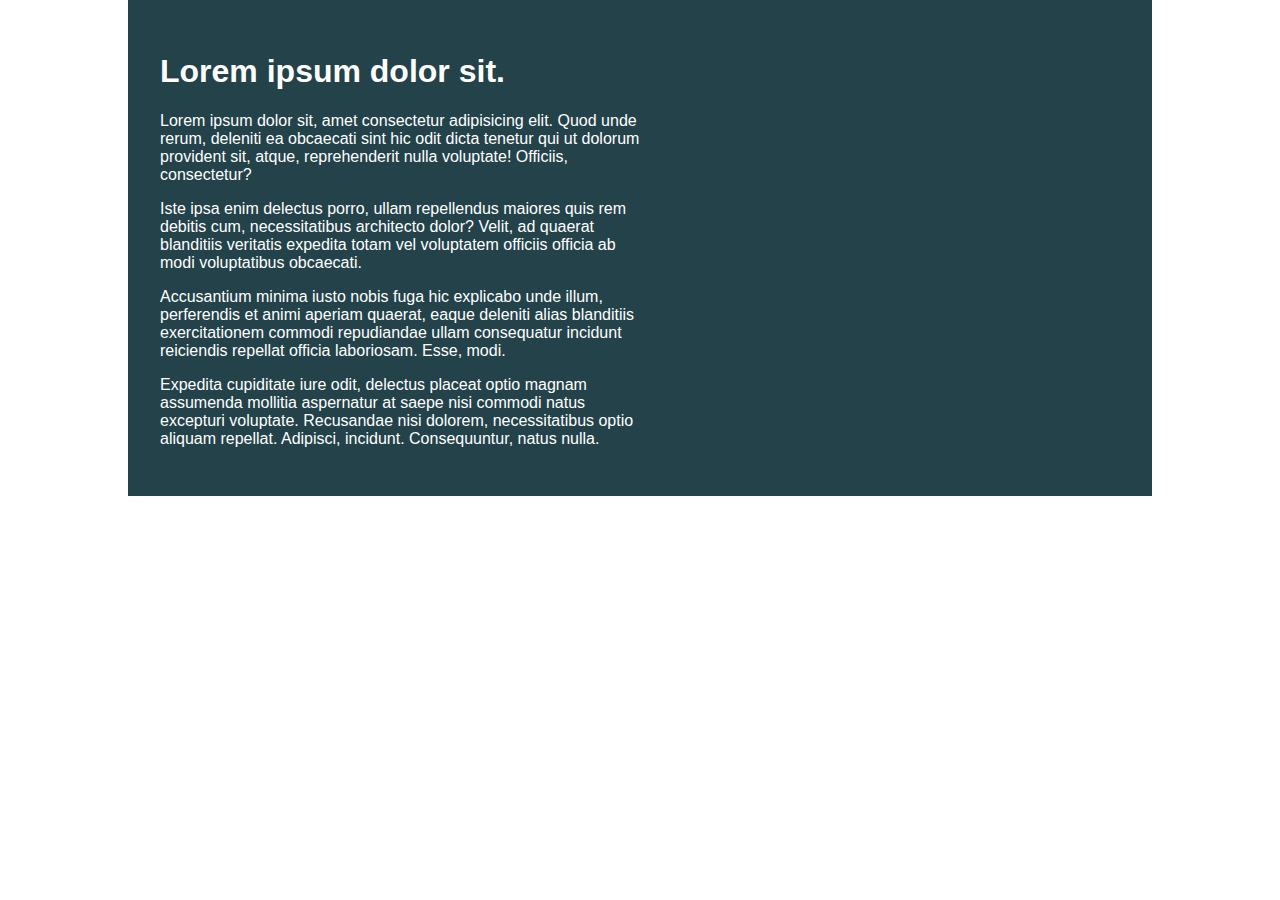
<file: challenge01/index.html>
<!DOCTYPE html>
<html lang="en">

<head>
    <meta charset="UTF-8">
    <meta name="viewport" content="width=device-width, initial-scale=1.0">
    <title>Day 01</title>

    <link rel="stylesheet" href="style.css">
</head>

<body>
    <div class="container">
        <div class="intro-content">
            <h1>Lorem ipsum dolor sit.</h1>
            <p>Lorem ipsum dolor sit, amet consectetur adipisicing elit. Quod unde rerum, deleniti ea obcaecati sint hic
                odit dicta tenetur qui ut dolorum provident sit, atque, reprehenderit nulla voluptate! Officiis,
                consectetur?</p>
            <p>Iste ipsa enim delectus porro, ullam repellendus maiores quis rem debitis cum, necessitatibus architecto
                dolor? Velit, ad quaerat blanditiis veritatis expedita totam vel voluptatem officiis officia ab modi
                voluptatibus obcaecati.</p>
            <p>Accusantium minima iusto nobis fuga hic explicabo unde illum, perferendis et animi aperiam quaerat, eaque
                deleniti alias blanditiis exercitationem commodi repudiandae ullam consequatur incidunt reiciendis
                repellat officia laboriosam. Esse, modi.</p>
            <p>Expedita cupiditate iure odit, delectus placeat optio magnam assumenda mollitia aspernatur at saepe nisi
                commodi natus excepturi voluptate. Recusandae nisi dolorem, necessitatibus optio aliquam repellat.
                Adipisci, incidunt. Consequuntur, natus nulla.</p>
        </div>
    </div>
</body>

</html>
</file>
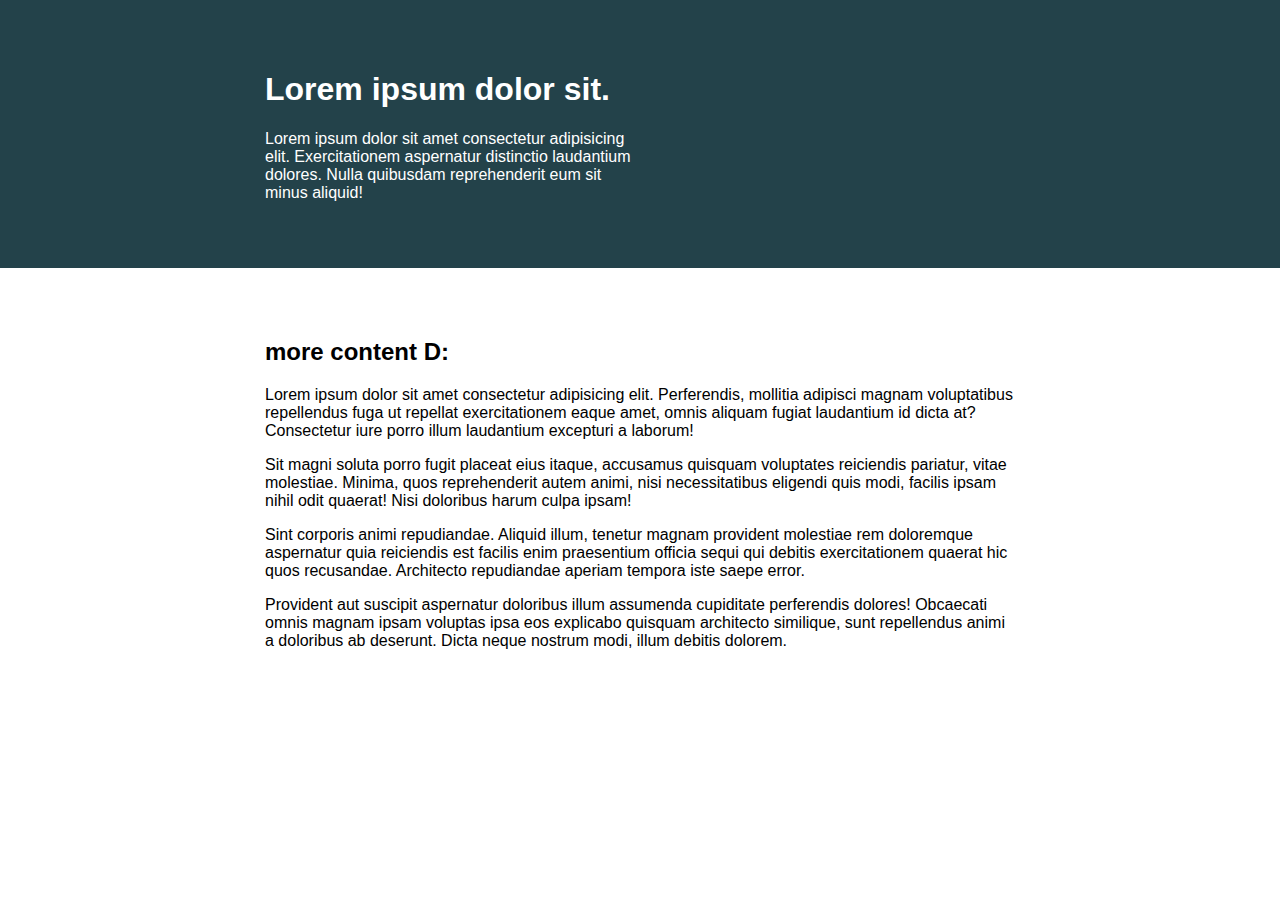
<file: challenge02/index.html>
<!DOCTYPE html>
<html lang="en">
<head> 
    <meta charset="UTF-8">
    <meta name="viewport" content="width=device-width, initial-scale=1.0">
    <title>Challenge 02</title>
 
    <link rel="stylesheet" href="style.css">
</head>
<body>

    <section class="accent-background">
        <div class="container">
            <div class="intro-content">
                <h1>Lorem ipsum dolor sit.</h1>
                <p>Lorem ipsum dolor sit amet consectetur adipisicing elit. Exercitationem aspernatur distinctio laudantium dolores. Nulla quibusdam reprehenderit eum sit minus aliquid!</p>
            </div>
        </div>
    </section>
    <section>
        <div class="container">
            <h2>more content D:</h2>
            <p>Lorem ipsum dolor sit amet consectetur adipisicing elit. Perferendis, mollitia adipisci magnam voluptatibus repellendus fuga ut repellat exercitationem eaque amet, omnis aliquam fugiat laudantium id dicta at? Consectetur iure porro illum laudantium excepturi a laborum!</p>
            <p>Sit magni soluta porro fugit placeat eius itaque, accusamus quisquam voluptates reiciendis pariatur, vitae molestiae. Minima, quos reprehenderit autem animi, nisi necessitatibus eligendi quis modi, facilis ipsam nihil odit quaerat! Nisi doloribus harum culpa ipsam!</p>
            <p>Sint corporis animi repudiandae. Aliquid illum, tenetur magnam provident molestiae rem doloremque aspernatur quia reiciendis est facilis enim praesentium officia sequi qui debitis exercitationem quaerat hic quos recusandae. Architecto repudiandae aperiam tempora iste saepe error.</p>
            <p>Provident aut suscipit aspernatur doloribus illum assumenda cupiditate perferendis dolores! Obcaecati omnis magnam ipsam voluptas ipsa eos explicabo quisquam architecto similique, sunt repellendus animi a doloribus ab deserunt. Dicta neque nostrum modi, illum debitis dolorem.</p>
        </div>
    </section>



</body>
</html>
</file>
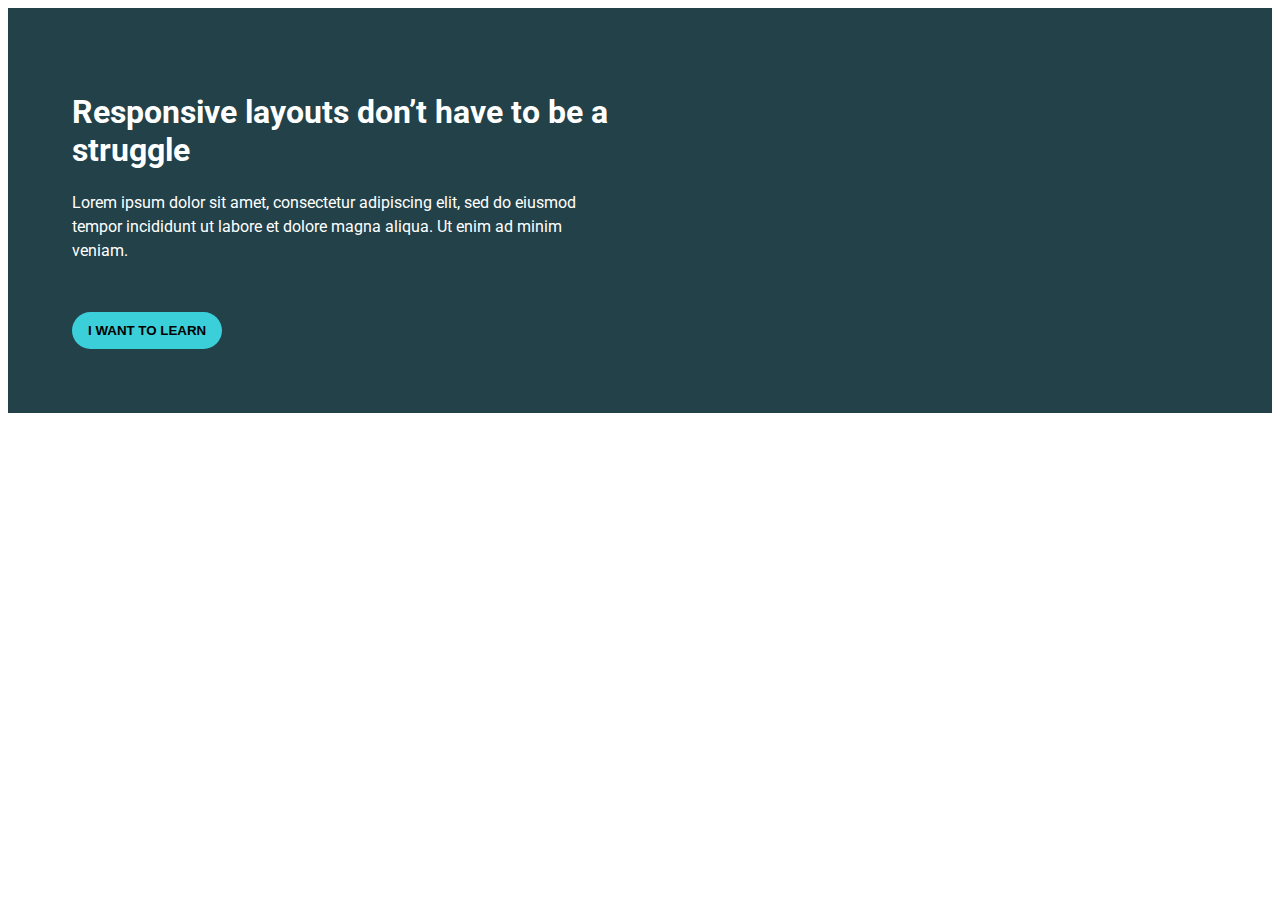
<file: challenge03/index.html>
<!DOCTYPE html>
<html lang="en">
<head>
    <meta charset="UTF-8">
    <meta http-equiv="X-UA-Compatible" content="IE=edge">
    <meta name="viewport" content="width=device-width, initial-scale=1.0">
    <link rel="stylesheet" href="style.css">
    <title>Challenge 03</title>
</head>
<body>
    <main>
        <div class="container">
            <div class="intro">
                <h1>Responsive layouts don’t have to be a struggle</h1>
                <p class="intro-text">Lorem ipsum dolor sit amet, consectetur adipiscing elit, sed do eiusmod tempor incididunt ut labore et dolore magna aliqua. Ut enim ad minim veniam.</p>
                <button class="intro-button">i want to learn</button>
            </div>
        </div>
    </main>
</body>
</html>
</file>
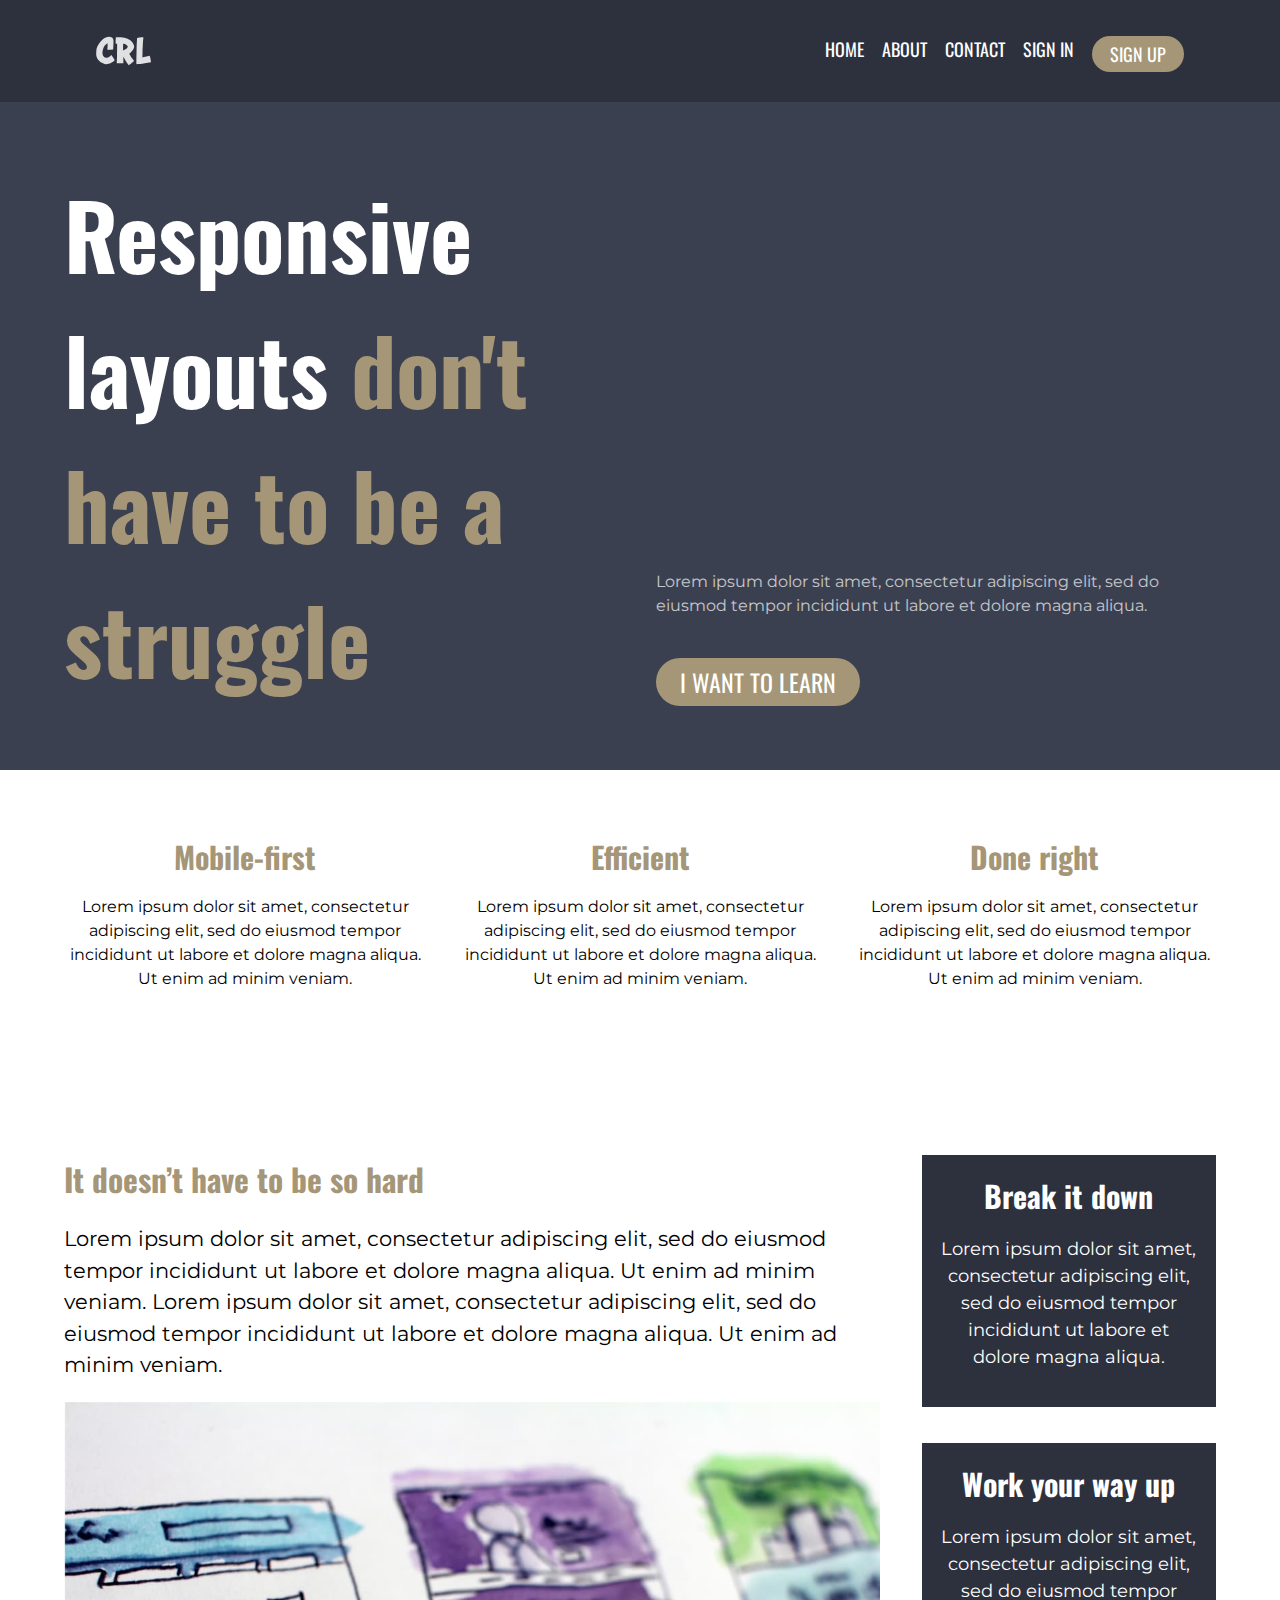
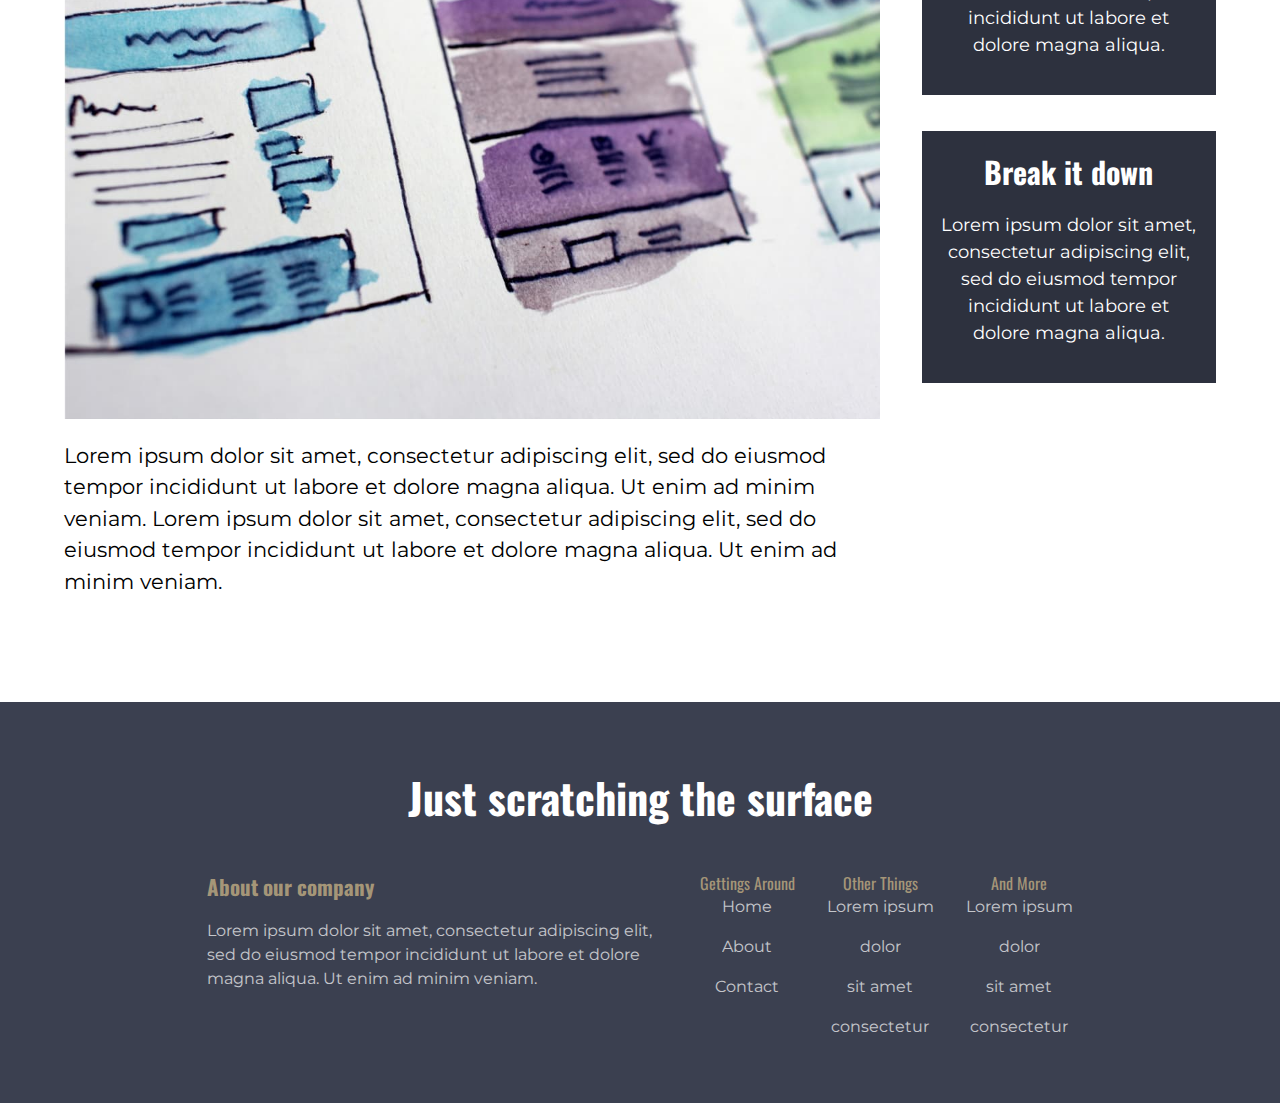
<file: final-challenge/index.html>
<!DOCTYPE html>
<html lang="en">
<head>
    <meta charset="UTF-8">
    <meta http-equiv="X-UA-Compatible" content="IE=edge">
    <meta name="viewport" content="width=device-width, initial-scale=1.0">
    <link rel="stylesheet" href="./style.css">
    <script src="./main.js" defer></script>
    <title>Final Challenge</title>
</head>
<body>
    <header class="header">
        <div class="container flex-row header__content">
            <button class="nav-toggle">
                <span class="hamburger"></span>
            </button>
            <a class="logo" href="#"><img src="./logo.svg" alt="Concurring Responsive Layouts"></a>
            <nav class="nav">
                <ul class="nav__list nav__list--primary">
                    <li class="nav__item"><a href="#" class="nav__link">Home</a></li>
                    <li class="nav__item"><a href="#" class="nav__link">About</a></li>
                    <li class="nav__item"><a href="#" class="nav__link">Contact</a></li>
                </ul>
                <ul class="nav__list nav__list--secondary">
                    <li class="nav__item"><a href="#" class="nav__link">Sign In</a></li>
                    <li class="nav__item"><a href="#" class="nav__link btn">Sign Up</a></li>
                </ul>
            </nav>
        </div>
    </header>

    <main>
        <section class="section section-one">
        <div class="container flex-row section-one__content">
                <div class="col section-one__col1"><h1 class="section-one-title">Responsive layouts <span class="accent-highlight">don't have to be a struggle</span></h1></div>
                <div class="col section-one__col2">
                    <p class="section-text section-one-text">Lorem ipsum dolor sit amet, consectetur adipiscing elit, sed do eiusmod tempor incididunt ut labore et dolore magna aliqua. </p>
                    <a href="#" class="btn section-one-btn">I Want to Learn</a>
                </div>
            </div>
        </section>

        <section class="section section-two">
            <div class="container flex-row section-two__content">
                <div class="col">
                    <h2 class="section-title section-two-title">Mobile-first</h2>
                    <p class="section-two-text">Lorem ipsum dolor sit amet, consectetur adipiscing elit, sed do eiusmod tempor incididunt ut labore et dolore magna aliqua. Ut enim ad minim veniam.</p>
                </div>
                <div class="col">
                    <h2 class="section-title section-two-title">Efficient</h2>
                    <p class="section-two-text">Lorem ipsum dolor sit amet, consectetur adipiscing elit, sed do eiusmod tempor incididunt ut labore et dolore magna aliqua. Ut enim ad minim veniam.</p>
                </div>
                <div class="col">
                    <h2 class="section-title section-two-title">Done right</h2>
                    <p class="section-two-text">Lorem ipsum dolor sit amet, consectetur adipiscing elit, sed do eiusmod tempor incididunt ut labore et dolore magna aliqua. Ut enim ad minim veniam.</p>
                </div>
            </div>
        </section>

        <section class="section section-three">
            <div class="container flex-row--section-three">
                <div class="col--section-three section-three__content">
                    <h2 class="section-three-title">It doesn’t have to be so hard</h2>
                    <p class="section-text">Lorem ipsum dolor sit amet, consectetur adipiscing elit, sed do eiusmod tempor incididunt ut labore et dolore magna aliqua. Ut enim ad minim veniam. Lorem ipsum dolor sit amet, consectetur adipiscing elit, sed do eiusmod tempor incididunt ut labore et dolore magna aliqua. Ut enim ad minim veniam.</p>
                    <div><img src="./scribble-drawings.jpg" alt=""></div>
                    <p class="section-text">Lorem ipsum dolor sit amet, consectetur adipiscing elit, sed do eiusmod tempor incididunt ut labore et dolore magna aliqua. Ut enim ad minim veniam. Lorem ipsum dolor sit amet, consectetur adipiscing elit, sed do eiusmod tempor incididunt ut labore et dolore magna aliqua. Ut enim ad minim veniam.</p>
                </div>
                <div class="col--section-three flex-row--sidebar sidebar">
                    <div class="sidebar-card">
                        <h2 class="sidebar-title">Break it down</h2>
                        <p class="sidebar-text">Lorem ipsum dolor sit amet, consectetur adipiscing elit, sed do eiusmod tempor incididunt ut labore et dolore magna aliqua.</p>
                    </div>
                    <div class="sidebar-card">
                        <h2 class="sidebar-title">Work your way up</h2>
                        <p class="sidebar-text">Lorem ipsum dolor sit amet, consectetur adipiscing elit, sed do eiusmod tempor incididunt ut labore et dolore magna aliqua.</p>
                    </div>
                    <div class="sidebar-card">
                        <h2 class="sidebar-title">Break it down</h2>
                        <p class="sidebar-text">Lorem ipsum dolor sit amet, consectetur adipiscing elit, sed do eiusmod tempor incididunt ut labore et dolore magna aliqua.</p>
                    </div>
                </div>
            </div>
        </section>
    </main>

    <footer class="footer">
        <div class="container">
            <h1 class="footer-title">Just scratching the surface</h1>
            <div class="footer__content">
                <div class="footer-about">
                    <h2 class="footer-about__title">About our company</h2>
                    <p class="footer-about__text">Lorem ipsum dolor sit amet, consectetur adipiscing elit, sed do eiusmod tempor incididunt ut labore et dolore magna aliqua. Ut enim ad minim veniam. </p>
                </div>
                <nav class="footer-nav">
                    <ul class="footer-nav-list">
                        <li class="footer-nav-title">Gettings Around</li>
                        <li class="footer-nav-item"><a href="#" class="footer-nav-link">Home</a></li>
                        <li class="footer-nav-item"><a href="#" class="footer-nav-link">About</a></li>
                        <li class="footer-nav-item"><a href="#" class="footer-nav-link">Contact</a></li>
                    </ul>
                    <ul class="footer-nav-list">
                        <li class="footer-nav-title">Other Things</li>
                        <li class="footer-nav-item"><a href="#" class="footer-nav-link">Lorem ipsum</a></li>
                        <li class="footer-nav-item"><a href="#" class="footer-nav-link">dolor</a></li>
                        <li class="footer-nav-item"><a href="#" class="footer-nav-link">sit amet</a></li>
                        <li class="footer-nav-item"><a href="#" class="footer-nav-link">consectetur</a></li>
                    </ul>
                    <ul class="footer-nav-list">
                        <li class="footer-nav-title">And More</li>
                        <li class="footer-nav-item"><a href="#" class="footer-nav-link">Lorem ipsum</a></li>
                        <li class="footer-nav-item"><a href="#" class="footer-nav-link">dolor</a></li>
                        <li class="footer-nav-item"><a href="#" class="footer-nav-link">sit amet</a></li>
                        <li class="footer-nav-item"><a href="#" class="footer-nav-link">consectetur</a></li>
                    </ul>
                </nav>
        </div>
        </div>
    </footer>
</body>
</html>
</file>
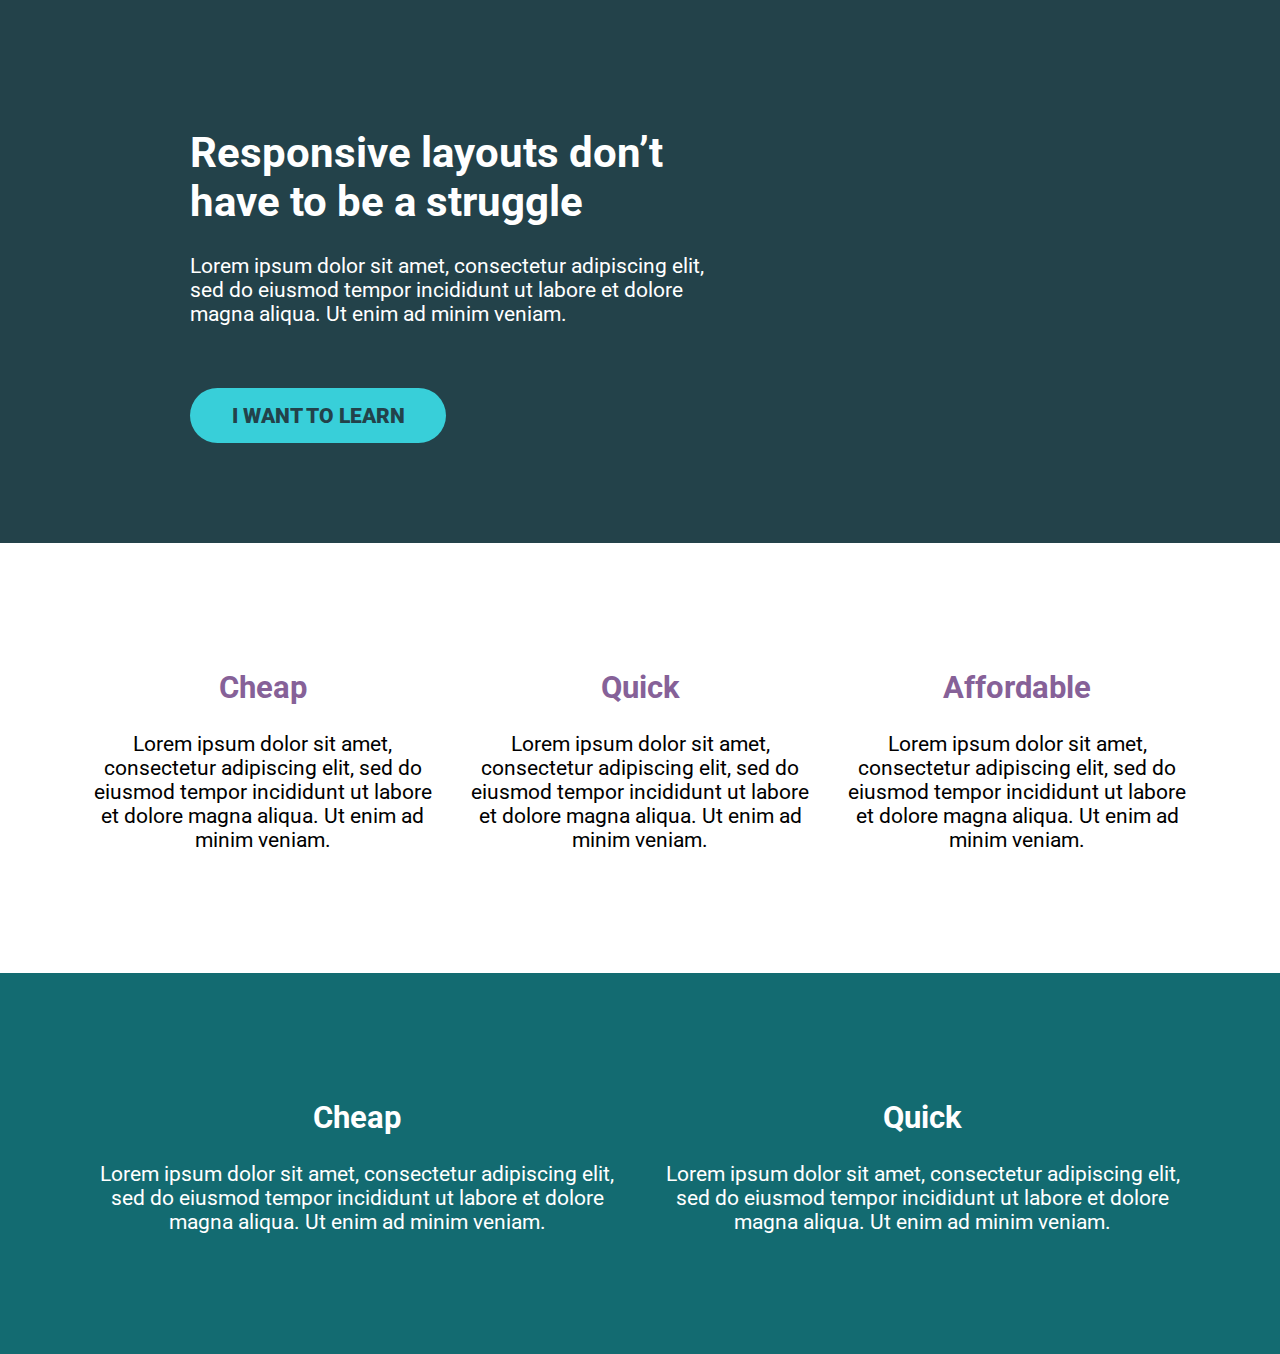
<file: flexbox-challenge01/index.html>
<!DOCTYPE html>
<html lang="en">
<head>
    <meta charset="UTF-8">
    <meta name="viewport" content="width=device-width, initial-scale=1.0">
    <title>Challenge time!</title>
    <link href="https://fonts.googleapis.com/css2?family=Roboto:wght@400;900&display=swap" rel="stylesheet"> 
    <link rel="stylesheet" href="style.css">
</head>
<body>
    <div class="container container--dark-teal">
        <div class="hero">
            <div class="hero__text">
                <h1>Responsive layouts don’t have to be a struggle</h1>
                <p>Lorem ipsum dolor sit amet, consectetur adipiscing elit, sed do eiusmod tempor incididunt ut labore et dolore magna aliqua. Ut enim ad minim veniam.</p>
                <a href="#" class="btn btn--hero ">I want to learn</a>
            </div>
        </div>
    </div>

    <div class="container">
        <div class="row row--1">
            <div class="col">
                <h2>Cheap</h2>
                <p>Lorem ipsum dolor sit amet, consectetur adipiscing elit, sed do eiusmod tempor incididunt ut labore et dolore magna aliqua. Ut enim ad minim veniam.</p>
            </div>
            <div class="col">
                <h2>Quick</h2>
                <p>Lorem ipsum dolor sit amet, consectetur adipiscing elit, sed do eiusmod tempor incididunt ut labore et dolore magna aliqua. Ut enim ad minim veniam.</p>
            </div>
            <div class="col">
                <h2>Affordable</h2>
                <p>Lorem ipsum dolor sit amet, consectetur adipiscing elit, sed do eiusmod tempor incididunt ut labore et dolore magna aliqua. Ut enim ad minim veniam.</p>
            </div>
        </div>
    </div>

    <div class="container container--teal">
        <div class="row">
            <div class="col">
                <h2>Cheap</h2>
                <p>Lorem ipsum dolor sit amet, consectetur adipiscing elit, sed do eiusmod tempor incididunt ut labore et dolore magna aliqua. Ut enim ad minim veniam.</p>
            </div>
            <div class="col">
                <h2>Quick</h2>
                <p>Lorem ipsum dolor sit amet, consectetur adipiscing elit, sed do eiusmod tempor incididunt ut labore et dolore magna aliqua. Ut enim ad minim veniam.</p>
            </div>
        </div>
    </div>


</body>
</html>
</file>
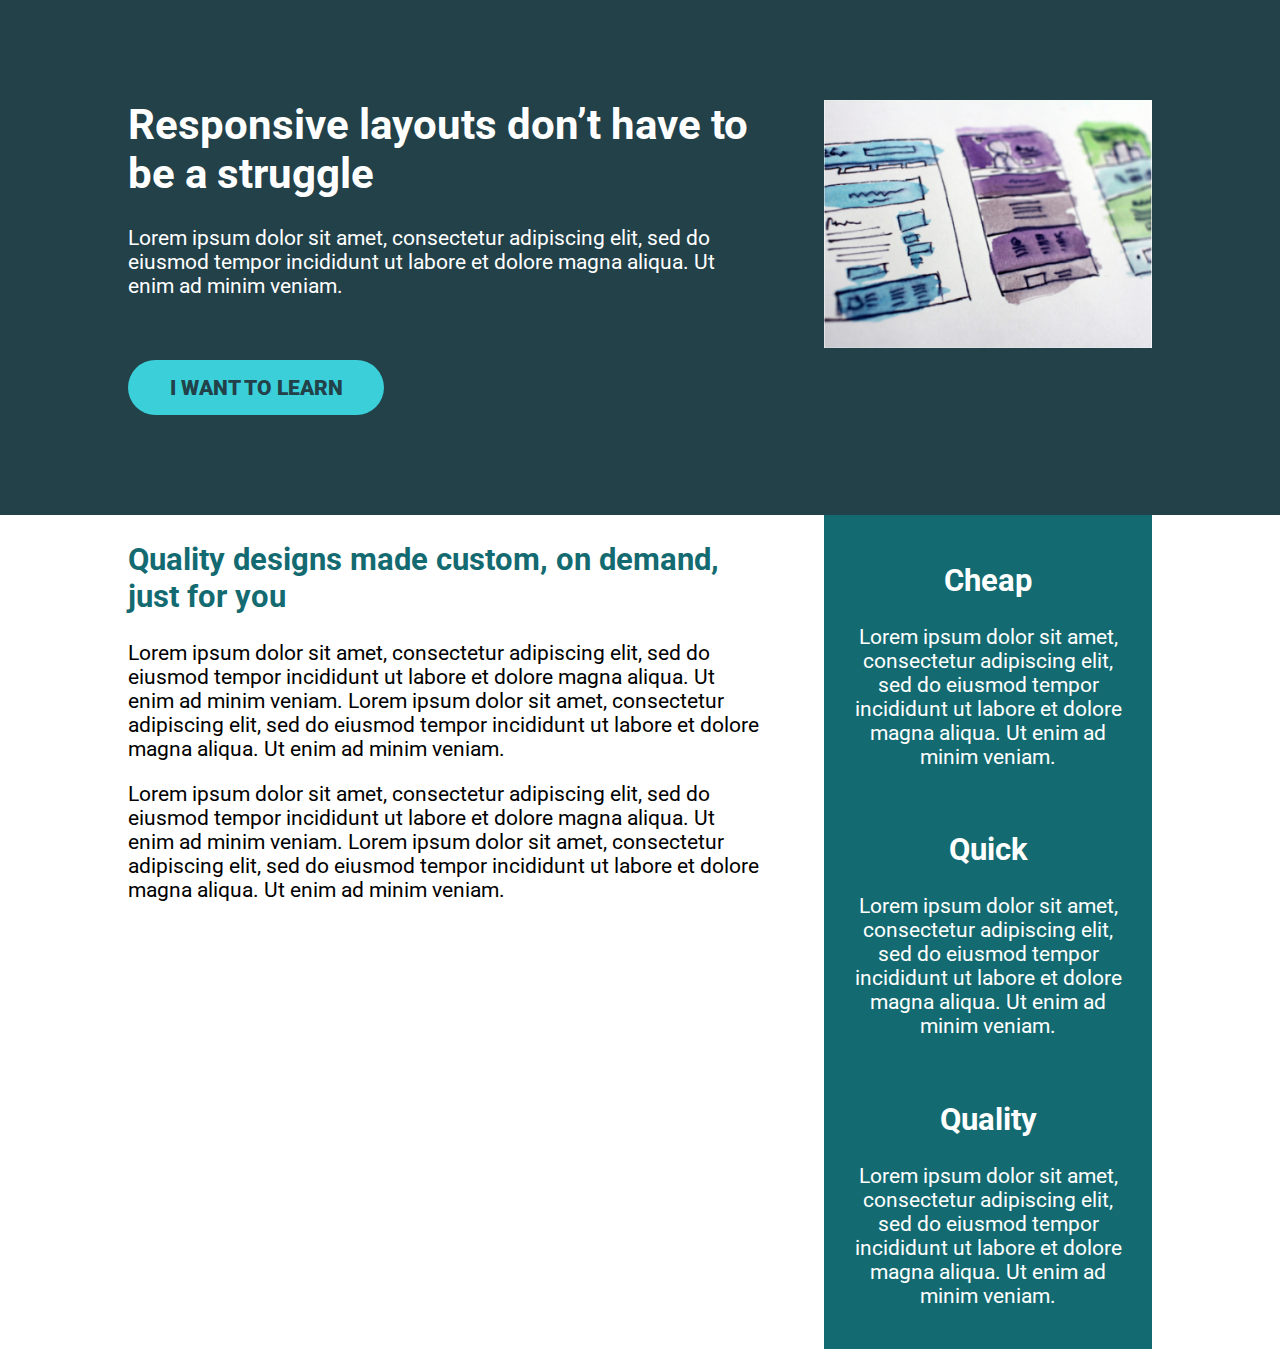
<file: flexbox-challenge02/index.html>
<!DOCTYPE html>
<html lang="en">
<head>
    <meta charset="UTF-8">
    <meta name="viewport" content="width=device-width, initial-scale=1.0">
    <title>Conquering Rsponsive Layouts</title>
    <link href="https://fonts.googleapis.com/css2?family=Roboto:wght@400;900&display=swap" rel="stylesheet"> 
    <link rel="stylesheet" href="style.css">
</head>
<body>
    <section class="hero">
        <div class="container row">
            <div class="hero__text">
                <h1>Responsive layouts don’t have to be a struggle</h1>
                <p>Lorem ipsum dolor sit amet, consectetur adipiscing elit, sed do eiusmod tempor incididunt ut labore et dolore magna aliqua. Ut enim ad minim veniam.</p>
                <a href="#" class="btn btn--hero">I want to learn</a>
            </div>
            <div class="hero__img">
                <img src="./hero-img.jpg" alt="hero image">
            </div>
        </div>
    </section> 
    <section class="content">
        <div class="container row">
            <section class="content__main col">
                <h2 class="main__title">Quality designs made custom, on demand, just for you</h2>
                <p>Lorem ipsum dolor sit amet, consectetur adipiscing elit, sed do eiusmod tempor incididunt ut labore et dolore magna aliqua. Ut enim ad minim veniam. Lorem ipsum dolor sit amet, consectetur adipiscing elit, sed do eiusmod tempor incididunt ut labore et dolore magna aliqua. Ut enim ad minim veniam.</p>
                <p>Lorem ipsum dolor sit amet, consectetur adipiscing elit, sed do eiusmod tempor incididunt ut labore et dolore magna aliqua. Ut enim ad minim veniam. Lorem ipsum dolor sit amet, consectetur adipiscing elit, sed do eiusmod tempor incididunt ut labore et dolore magna aliqua. Ut enim ad minim veniam.</p>
            </section>
            <section class="content__side col">
                <div class="side__item">
                    <h2>Cheap</h2>
                    <p>Lorem ipsum dolor sit amet, consectetur adipiscing elit, sed do eiusmod tempor incididunt ut labore et dolore magna aliqua. Ut enim ad minim veniam.</p>
                </div>
                <div class="side__item">
                    <h2>Quick</h2>
                    <p>Lorem ipsum dolor sit amet, consectetur adipiscing elit, sed do eiusmod tempor incididunt ut labore et dolore magna aliqua. Ut enim ad minim veniam.</p>
                </div>
                <div class="side__item">
                    <h2>Quality</h2>
                    <p>Lorem ipsum dolor sit amet, consectetur adipiscing elit, sed do eiusmod tempor incididunt ut labore et dolore magna aliqua. Ut enim ad minim veniam.</p>
                </div>
            </section>
        </div>
    </section>
</body>
</html>
</file>
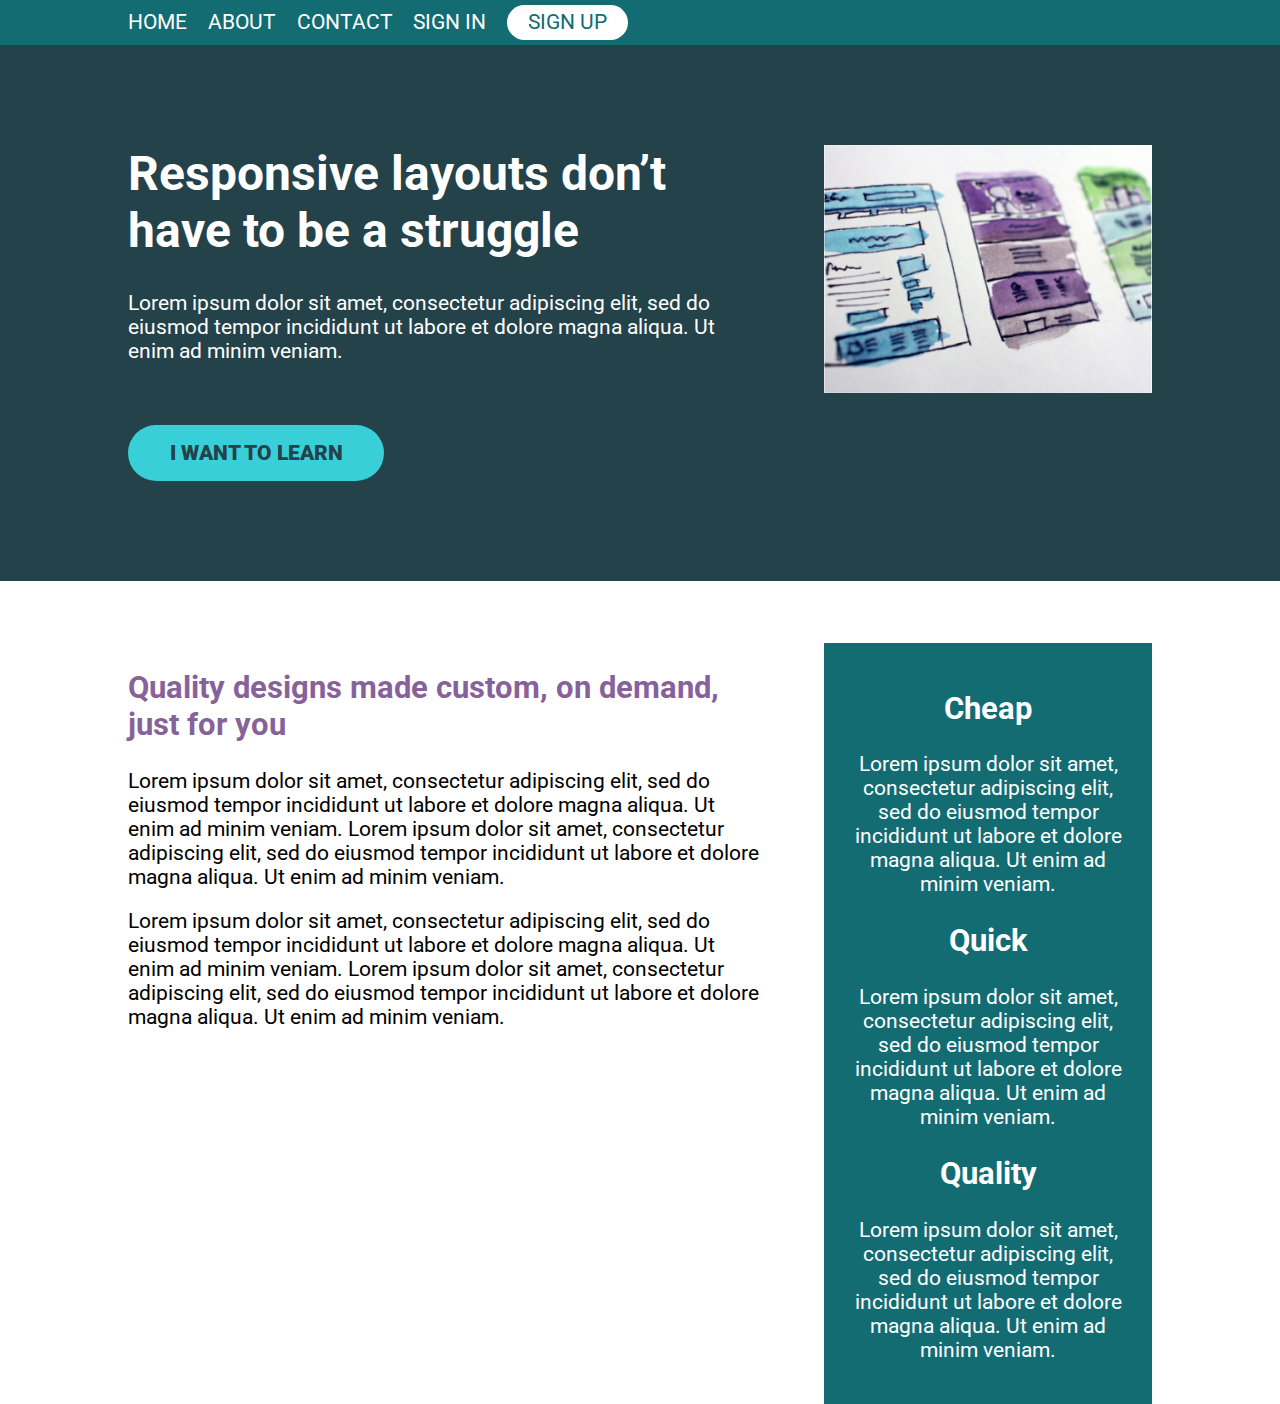
<file: flexbox-challenge03/index.html>
<!DOCTYPE html>
<html lang="en">
<head>
    <meta charset="UTF-8">
    <meta name="viewport" content="width=device-width, initial-scale=1.0">
    <title>Conquering Responsive Layouts</title>
    <link href="https://fonts.googleapis.com/css2?family=Roboto:wght@400;900&display=swap" rel="stylesheet"> 
    <link rel="stylesheet" href="style.css">
</head>
<body>
    <header>
        <nav class="nav">
            <ul class="nav__list container">
                <li class="nav__item"><a href="#" class="nav__link">Home</a></li>
                <li class="nav__item"><a href="#" class="nav__link">About</a></li>
                <li class="nav__item"><a href="#" class="nav__link">Contact</a></li>
                <li class="nav__item"><a href="#" class="nav__link">Sign In</a></li>
                <li class="nav__item"><a href="#" class="nav__link nav__link--button">Sign up</a></li>
            </ul>
        </nav>
    </header>

    <section class="hero">
        <div class="container row">
            <div class="hero__text">
                <h1>Responsive layouts don’t have to be a struggle</h1>
                <p>Lorem ipsum dolor sit amet, consectetur adipiscing elit, sed do eiusmod tempor incididunt ut labore et dolore magna aliqua. Ut enim ad minim veniam.</p>
                <a href="#" class="btn">I want to learn</a>
            </div>
            <img src="./hero-img.jpg" alt="UX design sketches" class="hero__img">
        </div>
    </section> 

    <main class="main container row">
            <section class="primary-content">
                <h2 class="section-title">Quality designs made custom, on demand, just for you</h2>
                <p>Lorem ipsum dolor sit amet, consectetur adipiscing elit, sed do eiusmod tempor incididunt ut labore et dolore magna aliqua. Ut enim ad minim veniam. Lorem ipsum dolor sit amet, consectetur adipiscing elit, sed do eiusmod tempor incididunt ut labore et dolore magna aliqua. Ut enim ad minim veniam.</p>
                <p>Lorem ipsum dolor sit amet, consectetur adipiscing elit, sed do eiusmod tempor incididunt ut labore et dolore magna aliqua. Ut enim ad minim veniam. Lorem ipsum dolor sit amet, consectetur adipiscing elit, sed do eiusmod tempor incididunt ut labore et dolore magna aliqua. Ut enim ad minim veniam.</p>
            </section>
            <aside class="sidebar">
                <h2 class="sidebar-title">Cheap</h2>
                <p>Lorem ipsum dolor sit amet, consectetur adipiscing elit, sed do eiusmod tempor incididunt ut labore et dolore magna aliqua. Ut enim ad minim veniam.</p>

                <h2 class="sidebar-title">Quick</h2>
                <p>Lorem ipsum dolor sit amet, consectetur adipiscing elit, sed do eiusmod tempor incididunt ut labore et dolore magna aliqua. Ut enim ad minim veniam.</p>

                <h2 class="sidebar-title">Quality</h2>
                <p>Lorem ipsum dolor sit amet, consectetur adipiscing elit, sed do eiusmod tempor incididunt ut labore et dolore magna aliqua. Ut enim ad minim veniam.</p>
            </aside>
    </main>

    

</body>
</html>
</file>
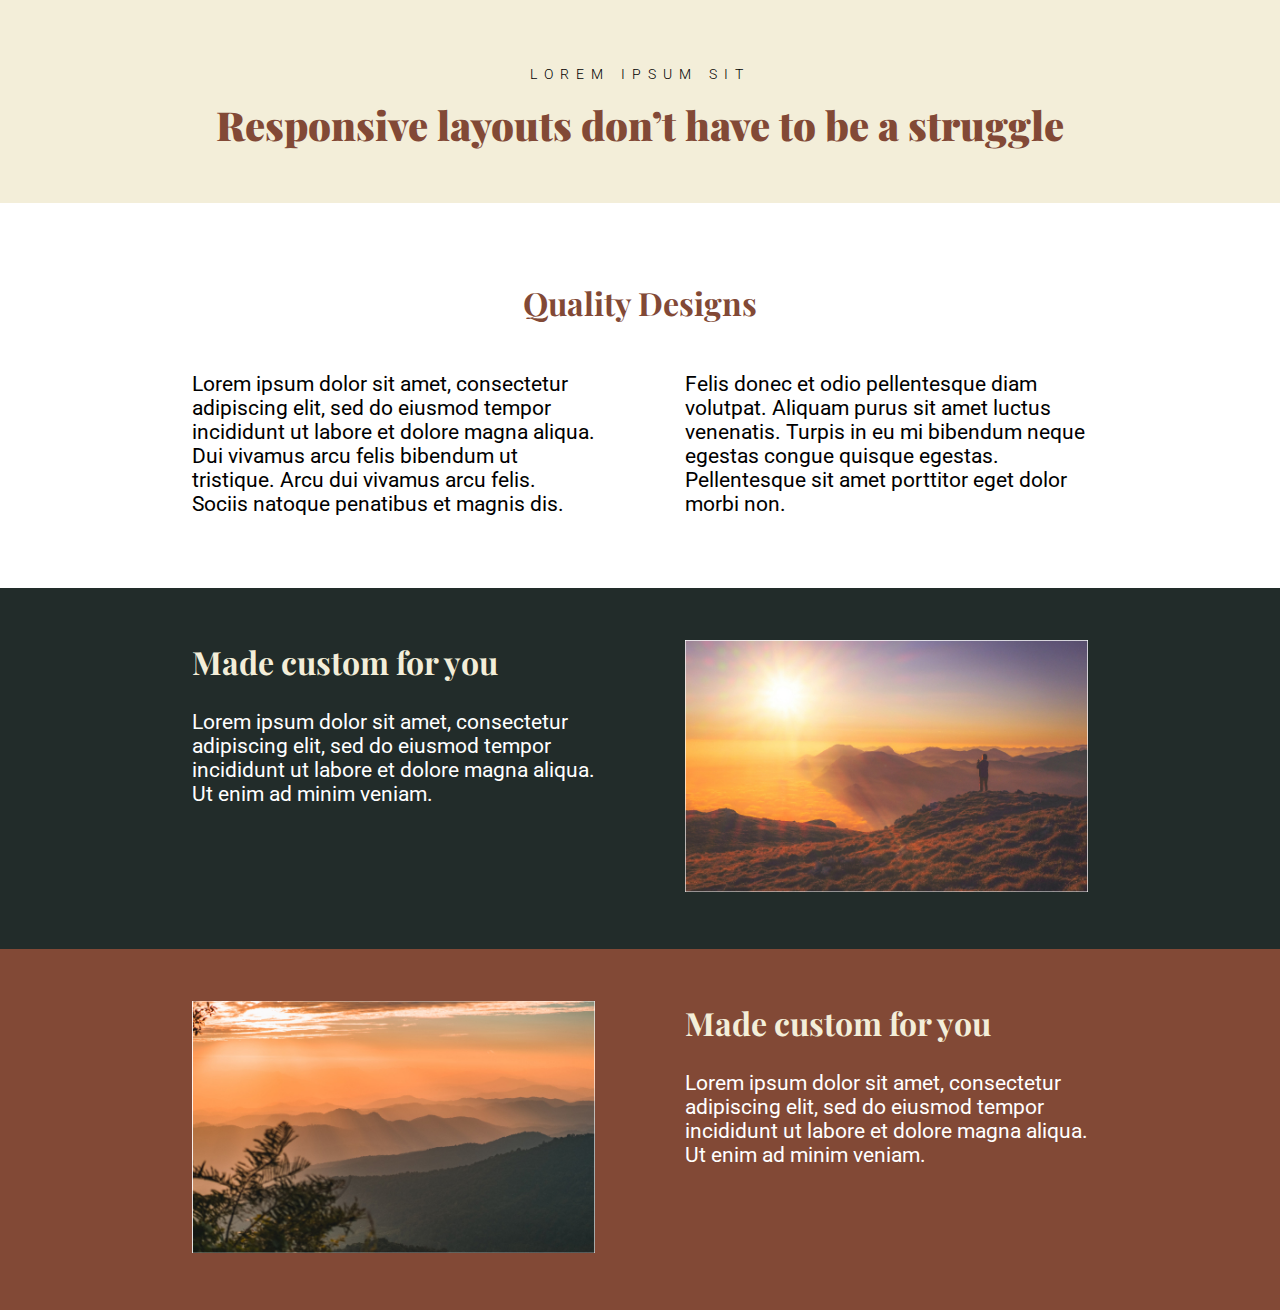
<file: flexbox-challenge04/index.html>
<!DOCTYPE html>
<html lang="en">

<head>
    <meta charset="UTF-8">
    <meta http-equiv="X-UA-Compatible" content="IE=edge">
    <meta name="viewport" content="width=device-width, initial-scale=1.0">
    <link rel="stylesheet" href="style.css">
    <title>Conquering Responsive Layouts</title>
</head>

<body>
    <main>
        <section class="section--one">
            <div class="container row section--one__text">
                <p class="section--one__sub-title">lorem ipsum sit</p>
                <h1 class="font-playfair section--one__title">Responsive layouts don’t have to be a struggle</h1>
            </div>
        </section>
        <section class="section--two">
            <div class="container row">
                <h2 class="font-playfair  section--two__title">Quality Designs</h2>
                <div class="row section--two__text sp-bet">
                    <p>Lorem ipsum dolor sit amet, consectetur adipiscing elit, sed do eiusmod tempor incididunt ut labore et dolore magna aliqua. Dui vivamus arcu felis bibendum ut tristique. Arcu dui vivamus arcu felis. Sociis natoque penatibus et magnis dis. </p>
                    <p>Felis donec et odio pellentesque diam volutpat. Aliquam purus sit amet luctus venenatis. Turpis in eu mi bibendum neque egestas congue quisque egestas. Pellentesque sit amet porttitor eget dolor morbi non.</p>
                </div>
            </div>
        </section>
        <section class="section--three">
            <div class="container row sp-bet">
                <div class="section--three__text">
                    <h2 class="font-playfair  section--three__title">Made custom for you</h2>
                    <p>Lorem ipsum dolor sit amet, consectetur adipiscing elit, sed do eiusmod tempor incididunt ut labore et dolore magna aliqua. Ut enim ad minim veniam.</p>
                </div>
                <div class="section--three__img"><img src="./image-01.jpg" alt=""></div>
            </div>
        </section>
        <section class="section--four">
            <div class="container row sp-bet">
                <div class="section--four__text">
                    <h2 class="font-playfair  section--four__title">Made custom for you</h2>
                    <p>Lorem ipsum dolor sit amet, consectetur adipiscing elit, sed do eiusmod tempor incididunt ut labore et dolore magna aliqua. Ut enim ad minim veniam.</p>
                </div>
                <div class="section--four__img"><img src="./image-02.jpg" alt=""></div>
            </div>
        </section>
    </main>
</body>

</html>
</file>
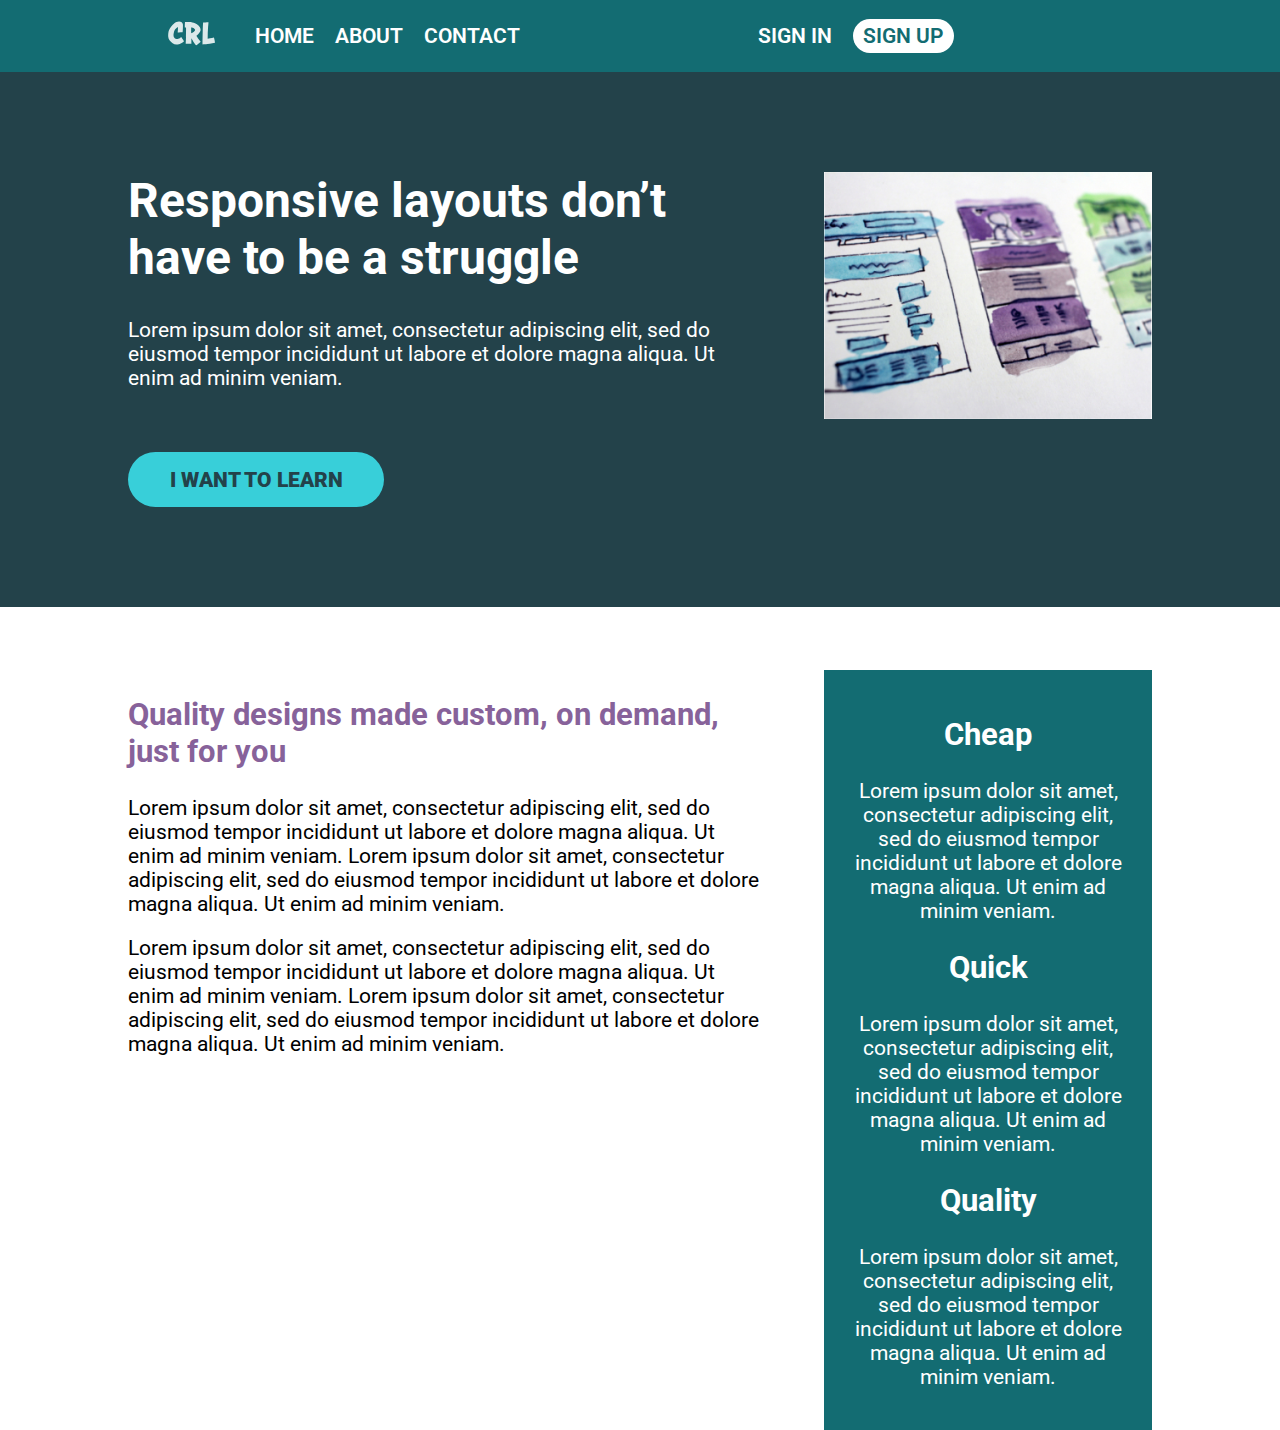
<file: navigation-challenge/index.html>
<!DOCTYPE html>
<html lang="en">
<head>
    <meta charset="UTF-8">
    <meta name="viewport" content="width=device-width, initial-scale=1.0">
    <title>Conquering Responsive Layouts</title>
    <link href="https://fonts.googleapis.com/css2?family=Roboto:wght@400;900&display=swap" rel="stylesheet"> 
    <link rel="stylesheet" href="style.css">
</head>
<body>
    <header> 
        <div class="container row header__content">
            <button class="nav-toggle" aria-label="open navigation">
                <span class="hamburger"></span>
            </button>
            <a class="logo" href="#">
                <ul class="logo__ul">
                    <li class="logo__item"><img class="logo__img" src="./logo.svg" alt="conquering responsive layouts"></li>
                </ul>
            </a>
            <nav class="nav">
                <ul class="nav__list nav__list--primary">
                    <li class="nav__item"><a href="#" class="nav__link">Home</a></li>
                    <li class="nav__item"><a href="#" class="nav__link">About</a></li>
                    <li class="nav__item"><a href="#" class="nav__link">Contact</a></li>
                </ul>
                <ul class="nav__list nav__list--secondary">
                    <li class="nav__item"><a href="#" class="nav__link">Sign In</a></li>
                    <li class="nav__item"><a href="#" class="nav__link nav__link--button">Sign up</a></li>
                </ul>
            </nav>
        </div>
    </header>
    
    <section class="hero">
        <div class="container row">
            <div class="hero__text">
                <h1>Responsive layouts don’t have to be a struggle</h1>
                <p>Lorem ipsum dolor sit amet, consectetur adipiscing elit, sed do eiusmod tempor incididunt ut labore et dolore magna aliqua. Ut enim ad minim veniam.</p>
                <a href="#" class="btn">I want to learn</a>
            </div>
            <img src="./hero-img.jpg" alt="UX design sketches" class="hero__img">
        </div>
    </section> 

    <main class="main container row">
            <section class="primary-content">
                <h2 class="section-title">Quality designs made custom, on demand, just for you</h2>
                <p>Lorem ipsum dolor sit amet, consectetur adipiscing elit, sed do eiusmod tempor incididunt ut labore et dolore magna aliqua. Ut enim ad minim veniam. Lorem ipsum dolor sit amet, consectetur adipiscing elit, sed do eiusmod tempor incididunt ut labore et dolore magna aliqua. Ut enim ad minim veniam.</p>
                <p>Lorem ipsum dolor sit amet, consectetur adipiscing elit, sed do eiusmod tempor incididunt ut labore et dolore magna aliqua. Ut enim ad minim veniam. Lorem ipsum dolor sit amet, consectetur adipiscing elit, sed do eiusmod tempor incididunt ut labore et dolore magna aliqua. Ut enim ad minim veniam.</p>
            </section>
            <aside class="sidebar">
                <h2 class="sidebar-title">Cheap</h2>
                <p>Lorem ipsum dolor sit amet, consectetur adipiscing elit, sed do eiusmod tempor incididunt ut labore et dolore magna aliqua. Ut enim ad minim veniam.</p>

                <h2 class="sidebar-title">Quick</h2>
                <p>Lorem ipsum dolor sit amet, consectetur adipiscing elit, sed do eiusmod tempor incididunt ut labore et dolore magna aliqua. Ut enim ad minim veniam.</p>

                <h2 class="sidebar-title">Quality</h2>
                <p>Lorem ipsum dolor sit amet, consectetur adipiscing elit, sed do eiusmod tempor incididunt ut labore et dolore magna aliqua. Ut enim ad minim veniam.</p>
            </aside>
    </main>

    <script src="main.js"></script>

</body>
</html>
</file>
<file: challenge01/style.css>
/* INSTRUCTIONS
 *
 * 1) Limit the total width of
 *    the .intro-conent to about half
 *    of it's parent
 *
 * 2) Stop the text from overflowing
 *    out the bottom at small screen
 *    widths
 *
 * You may modify the HTML if needed
 *
 */

* {
  box-sizing: border-box;
}

body {
  margin: 0;
  font-family: sans-serif;
}

.container {
  background: #23424a;
  color: white;

  width: 80%;
  margin: 0 auto;

  padding: 2em;
  /* height: 300px; */
}

.intro-content {
  width: 50%;
}
</file>
<file: challenge02/style.css>
/* INSTRUCTIONS
 *
 * 1) Keep the text inside .intro-content
 *    in the same place, but have the background
 *    extend from one side of the viewport
 *    to the other, no matter how wide or narrow
 *    the browser is.
 *
 * 2) Limit the maximum width of the text in the
 *    bottom area.
 *
 * You may modify the HTML if needed
 * (you probably should for this challenge)
 *
 */

* {
  box-sizing: border-box;
}

body {
  margin: 0;
  font-family: sans-serif;
}

.accent-background {
  background: #23424a;
}

.container {
  width: 80%;
  max-width: 750px;
  margin: 0 auto;
  padding: 50px 0;
}

.intro-content {
  color: white;
  width: 50%;
}
</file>
<file: challenge03/style.css>
@import url('https://fonts.googleapis.com/css2?family=Roboto:wght@400;700&display=swap');

* {
    box-sizing: border-box;
}

body {
    font-family: 'Roboto', sans-serif;
}

.container {
    background-color: hsl(192 36% 21%);
    color: white;
    padding: 4em;
}

.intro {
    width: 70%;
    max-width: 60ch;
}

.intro-text {
    line-height: 1.5em;
}

.intro-button {
    background-color: hsl(184 68% 54%);
    border: none;
    border-radius: 2em;
    padding: 0.8em 1.2em;
    font-weight: 900;
    margin-top: 2.5em;
    text-transform: uppercase;
}
</file>
<file: final-challenge/style.css>
/* 
==============================
CSS Imports
==============================
*/
@import url('https://fonts.googleapis.com/css2?family=Montserrat&family=Oswald:wght@700&display=swap');



/* 
==============================
Reset
==============================
*/

*, *::before, *::after {
    box-sizing: border-box;
}

body {
    margin: 0;
    font-family: var(--font-Montserrat);
    line-height: 1.5;
}

h1, h2, h3, h4, h5, h6 {
    margin: 0;
    padding: 0;
}

img {
    display: block;
    max-width: 100%;
}

ul,ol {
    margin: 0;
    padding: 0;
}


/* 
==============================
Resuable Classes
==============================
*/
:root {
    --clr-primary-dark: #2D313E;
    --clr-primary: #3B4050;
    --clr-primary-light: #6F737F;
    --clr-white: #FFFFFF;
    --clr-black: #000000;
    --clr-accent: #A59678;

    --font-Oswald: 'Oswald', sans-serif;
    --font-Montserrat: 'Montserrat', sans-serif;
}

.container {
    width: 90%;
    max-width: 75rem;
    margin: 0 auto;
    position: relative;
}

.col + .col {
    margin: 0;
    margin-top: 2em;
}

@media (min-width: 700px) {
    .flex-row {
        display: flex;
    }
    .col {
         width: 100%;
    }
    .col + .col {
        margin: 0;
        margin-left: 2em;
    }
}

.btn {
    background-color: var(--clr-accent);
    border-radius: 100vmax;
    color: var(--clr-white);
    display: inline-block;
    padding: .25em 1em;
    text-transform: uppercase;
    text-decoration: none;
    transition: background-color 250ms ease-in-out,
        color 250ms ease-in-out;
    }
    
    .btn:hover,
    .btn:focus {
        background-color: var(--clr-white);
        color: var(--clr-accent);
}

.accent-highlight {
    color: var(--clr-accent);
}

.section {
    padding: 4em 0;
}


/* 
==============================
Header Navigation
==============================
*/
.header {
    background-color: var(--clr-primary-dark);
    display: flex;
    justify-content: center;
    text-align: center;
    position: relative;
    font-size: 18px;
    padding: 2em;
    position: relative;
}

.nav-toggle {
    cursor: pointer;
    border: 0;
    width: 3em;
    height: 3em;
    padding: 0em;
    border-radius: 50%;
    background: var(--clr-primary-light);
    color: white;
    transition: opacity 250ms ease;
    position: absolute;
    left: 0em;
}

.nav-toggle:focus,
.nav-toggle:hover {
    opacity: .75;
}

.hamburger {
    width: 50%;
    position: relative;
}

.hamburger,
.hamburger::before,
.hamburger::after {
    display: block;
    margin: 0 auto;
    height: 3px;
    background: white;
}

.hamburger::before,
.hamburger::after {
    content: '';
    width: 100%;
}

.hamburger::before {
    transform: translateY(-6px);
}

.hamburger::after {
    transform: translateY(3px);
}

.logo {
    display: flex;
    justify-content: center;
}

.nav {
    font-family: var(--font-Oswald);
    visibility: hidden;
    height: 0;
}

.nav__list {
    list-style-type: none;
}

.nav__list + .nav__list,
.nav__item + .nav__item {
    margin-top: 1em;
}

.nav__list--primary {
    margin-top: 2em;
}

.nav__link {
    color: var(--clr-white);
    text-decoration: none;
    text-transform: uppercase;
    transition: color 200ms ease-in-out;
}

.nav__link:hover,
.nav__link:focus {
    color: var(--clr-accent);
}

.nav--visible {
    visibility: visible;
    height: auto;
}

@media (min-width: 700px) {
    .header__content {
        justify-content: space-between;
    }
    .nav-toggle {
        visibility: hidden;
    }
    .nav {
        display: flex;
        margin-left: auto;
        visibility: visible;
    }
    .nav__list {
        display: flex;
    }
    .nav__list + .nav__list,
    .nav__item + .nav__item {
        margin: 0;
        margin-left: 1em;
    }
    .nav__list--primary {
        margin: 0;
        margin-left: 2em;
    }
}


/* 
==============================
Section 1
==============================
*/
.section-one {
    background-color: var(--clr-primary);
    color: var(--clr-white);
}

.section-one-title {
    font-family: var(--font-Oswald);
    font-size: 32px;
}

.section-one-text {
    opacity: .7;
}

.section-one-btn {
    font-family: var(--font-Oswald);
    font-size: 24px;
    margin-top: 1em;
}

@media (min-width: 700px) {
    .section-one-title {
        font-size: 48px;
    }
    .section-one__col2 {
        align-self: flex-end;
    }
}

@media (min-width: 1000px) {
    .section-one-title {
        font-size: 90px;
    }
}


/* 
==============================
Section 2
==============================
*/
.section-two {
    background-color: var(--clr-white);
    color: var(--clr-black);
    text-align: center;
}

.section-two-title {
    font-family: var(--font-Oswald);
    font-size: 30px;
    color: var(--clr-accent);
}


/* 
==============================
Section 3
==============================
*/
.section-three {
    font-size: 21px;
}

.section-three-title {
    font-family: var(--font-Oswald);
    color: var(--clr-accent);
}

.sidebar-card {
    background-color: var(--clr-primary-dark);
    color: var(--clr-white);
    text-align: center;
    padding: 1em;
    font-size: 18px;
}

.sidebar-card + .sidebar-card {
    margin: 0;
    margin-top: 2em;
}

.sidebar-title {
    font-family: var(--font-Oswald);
    font-size: 30px;
}

@media (min-width: 700px) {
    .flex-row--sidebar {
        display: flex;
    }
    .sidebar {
        margin-top: 2em;
    }
    .sidebar-card + .sidebar-card {
        margin: 0;
        margin-left: 2em;
    }
}

@media (min-width: 1000px) {
    .flex-row--section-three {
        display: flex;
    }
    .col--section-three + .col--section-three {
        margin-left: 2em;
    }
    .sidebar {
        margin: 0;
    }
    .flex-row--sidebar {
        flex-direction: column;
    }
    .sidebar-card + .sidebar-card {
        margin: 0;
        margin-top: 2em;
    }
}


/* 
==============================
Footer
==============================
*/
.footer {
    background-color: var(--clr-primary);
    color: var(--clr-white);
    padding: 4em 0;
}

.footer-title {
    font-family: var(--font-Oswald);
    font-size: 42px;
    text-align: center;
    margin-bottom: 1em;
}

.footer-about__title {
    font-family: var(--font-Oswald);
    font-size: 21px;
    color: var(--clr-accent);
}

.footer-about__text {
    opacity: .7;
}

.footer-nav {
    text-align: center;
}

.footer-nav-list {
    list-style-type: none;
    margin: 0;
    padding: 0;
}

.footer-nav-list + .footer-nav-list {
    margin: 0;
    margin-top: 2em;
}

.footer-nav-item + .footer-nav-item {
    margin: 0;
    margin-top: 1em;
}

.footer-nav-title {
    font-family: var(--font-Oswald);
    color: var(--clr-accent);
}

.footer-nav-link {
    color: var(--clr-white);
    text-decoration: none;
    transition: color 200ms ease-in-out;
    opacity: .7;
}

.footer-nav-link:hover,
.footer-nav-link:focus {
    color: var(--clr-accent);
}

@media (min-width: 700px) {
    .footer-nav {
        display: flex;
        justify-content: space-around;
    }
    .footer-nav-list {
        margin-top: 2em;
    }
}

@media (min-width: 1000px) {
    .footer__content {
        display: flex;
        justify-content: center;
    }
    .footer-about {
        max-width: 40%;
        margin-right: 2em;
    }
    .footer-nav {
        display: flex;
        justify-content: center;
        margin-top: 0;
    }
    .footer-nav-list {
        margin: 0;
    }
    .footer-nav-list + .footer-nav-list {
        margin: 0;
        margin-left: 2em;
    }
}
</file>
<file: flexbox-challenge01/style.css>
/* 
////// For this challenge ///////

- You will have to modify the HTML

- You can add new classes in the HTML
  if you need to

// Requirements
1. The headings in the first row must be
   a different color
2. The two .col at the bottom must go next
   to one another
3. The section at the bottom should have
   a dark background color and a different
   color of text
4. I've removed the "gap" that I created,
   so you'll have to add it back in

   */

*, *::before, *::after {
    box-sizing: border-box;
}

body {
    margin: 0;
    font-family: 'Roboto', sans-serif;
    font-size: 1.3rem;
}

.container {
    padding: 100px 0;
}

.container--dark-teal {
    background-color: #23424A;
    color: white;
}

.container--teal {
    background-color: hsl(184 71% 26%);
    color: white;
}

.hero {
    width: 80%;
    margin: 0 auto;
    max-width: 900px;
}

.hero__text {
    width: 60%;
}

.row {
    display: flex;
    margin: 0 auto;
    max-width: 1100px;
    text-align: center;
}

.col {
    width: 100%;
}

.col + .col {
    margin-left: 1.5em;
}

.row--1 h2{
    color: hsl(280 22% 49%);
}

.btn {
    display: inline-block;
    text-decoration: none;
    text-transform: uppercase; 
    font-weight: 900;
    padding: .75em 2em;
    border-radius: 100px;
}

.btn--hero {
    color: #23424A;
    background-color: #38CFD9;
    margin-top: 2em;
}

.btn:hover,
.btn:focus {
    opacity: .75; 
}
</file>
<file: flexbox-challenge02/style.css>
/* 
////// For this challenge ///////

- All text is in the text.md file

// Requirements
1. Refer to the design specs for the
   overall layout 
2. The image should line up with
   the sidebar in the section
   below

*/

*, *::before, *::after {
    box-sizing: border-box;
}

body {
    margin: 0;
    font-family: 'Roboto', sans-serif;
    font-size: 1.3rem;
}

img {
    max-width: 100%;
}

.container {
    width: 80%;
    max-width: 1100px;
    margin: 0 auto;
}

.row {
    display: flex;
    justify-content: space-between;
}

.col {
    width: 100%;
}

.col + .col {
    margin-left: 30px;
}

.hero {
    background-color: hsl(192 36% 21%);
    color: hsl(0 0% 100%);
    padding: 100px 0;
}

.hero__text { 
    width: 62%;
}

.hero__text h1 {
    margin-top: 0;
  }

.hero__img {
    width: 32%;
    align-self: flex-start;
}

.btn {
    display: inline-block;
    text-decoration: none;
    text-transform: uppercase; 
    font-weight: 900;
    padding: .75em 2em;
    border-radius: 100px;
}

.btn--hero {
    color: hsl(192 36% 21%);
    background-color: hsl(184 68% 54%);
    margin-top: 2em;
}

.btn:hover,
.btn:focus {
    opacity: .75; 
}

.content__main {
    width: 62%;
}

.main__title {
    color: hsl(184 71% 26%);
}

.content__side {
    width: 32%;
    background-color: hsl(184 71% 26%);
    color: hsl(0 0% 100%);
    text-align: center;
    padding: 1em;
}

.side__item + .side__item{
    margin-top: 3em;
}
</file>
<file: flexbox-challenge03/style.css>
/* 
////// For this challenge ///////

- All text is in the text.md file

// Requirements
   1. Get all the navigation items next to one another
   2. Add a space between all the items
*/

*, *::before, *::after {
    box-sizing: border-box;
}

body {
    margin: 0;
    font-family: 'Roboto', sans-serif;
    font-size: 1.3rem;
}

img {
    max-width: 100%;
}

h1 {
    font-size: 3rem;
    margin-top: 0;
}

.section-title {
    color: #87629A;
}

.btn {
    display: inline-block;
    text-decoration: none;
    text-transform: uppercase; 
    color: #23424A;
    font-weight: 900;
    background-color: #38CFD9;
    padding: .75em 2em;
    border-radius: 100px;
}

.btn:hover,
.btn:focus {
    opacity: .75; 
}

.container {
    width: 80%;
    max-width: 1100px;
    margin: 0 auto;
}

.row {
    display: flex;
    justify-content: space-between;
}

.col {
    /* these are now flex items */
    width: 100%;
}

.col + .col {
    margin-left: 30px;
}


header {
    background: #136c72;
    padding: .5em 0;
}

.nav__list {
    margin: 0;
    padding: 0;
    list-style: none;
    display: flex;
    margin-inline: auto;
}

.nav__item + .nav__item {
    margin-left: 1em;
}

.nav__link {
    color: #fff;
    text-decoration: none;
    text-transform: uppercase;;
}

.nav__link--button {
    background: #fff;
    color: #136c72;
    padding: .25em 1em;
    border-radius: 10em;
}

.nav__link:hover {
    opacity: .75;
}


.hero {
    padding: 100px 0;
    background-color: #23424A;
    color: #FFF;
}

.hero__text { 
    width: 62%;
}

.hero__img {
    width: 32%;
    align-self: flex-start;
}

.hero p {
    margin-bottom: 3em;
}

.main {
    margin-top: 3em;
}

.primary-content {
    width: 62%;
}

.sidebar {
    width: 32%;
    padding: 1em;
    text-align: center;
    color: #fff;
    background-color: #136c72;
}
</file>
<file: flexbox-challenge04/style.css>
@import url('https://fonts.googleapis.com/css2?family=Roboto:wght@300;400&display=swap');
@import url('https://fonts.googleapis.com/css2?family=Playfair+Display:wght@900&display=swap');

*, *::before, *::after {
    box-sizing: border-box;
}

body {
    margin: 0;
    font-family: 'Roboto', sans-serif;
    font-size: 1.3rem;
}

img {
    max-width: 100%;
}

:root {
    --clr-light: #F3EED9;
    --clr-dark: #824936;
    --clr-black: #222C2A;
}

.container {
    max-width: 1000px;
    margin-inline: auto;
    padding: 2.5em;
}

.row {
    display: flex;
}

.sp-bet {
    justify-content: space-between;
}

.font-playfair {
    font-family: 'Playfair Display', serif;
}

.section--one {
    background-color: var(--clr-light);
}

.section--one>.row {
    flex-direction: column;
    justify-content: center;
    align-items: center;
    text-align: center;
}

.section--one__sub-title {
    font-size: 0.9rem;
    font-weight: 300;
    text-transform: uppercase;
    letter-spacing: 0.5em;
}

.section--one__title {
    font-size: 2.5rem;
    color: var(--clr-dark);
    font-weight: 900;
    margin: 0;
}

.section--two>.row {
    flex-direction: column;
    justify-content: center;
    align-items: center;
}

.section--two__title {
    color: var(--clr-dark);
    font-size: 2rem;
}

.section--two__text.row>* {
    width: 45%;
}

.section--three {
    background-color: var(--clr-black);
    color: white;
}

.section--three__title {
    color: var(--clr-light);
    font-size: 2rem;
    margin-top: 0;
}

.section--three>.row>* {
    width: 45%;
}

.section--four {
    background-color: var(--clr-dark);
    color: white;
}

.section--four__title {
    color: var(--clr-light);
    font-size: 2rem;
    margin-top: 0;
}

.section--four__text {
    order: 2;
}

.section--four__img {
    order: 1;
}

.section--four>.row>* {
    width: 45%;
}
</file>
<file: navigation-challenge/style.css>
/* Challenge

   Make the navigation layout work
   on both mobile and large screens.

   Mobile-first, so mobile styles first,
   then add the large screen styles
   inside the existing media query

*/

*, *::before, *::after {
    box-sizing: border-box;
}

body {
    margin: 0;
    font-family: 'Roboto', sans-serif;
    font-size: 1.3rem;
}

img {
    max-width: 100%;
}

h1 {
    font-size: 3rem;
    margin-top: 0;
}

.section-title {
    color: #87629A;
}

.btn {
    display: inline-block;
    text-decoration: none;
    text-transform: uppercase; 
    color: #23424A;
    font-weight: 900;
    background-color: #38CFD9;
    padding: .75em 2em;
    border-radius: 100px;
}

.btn:hover,
.btn:focus {
    opacity: .75; 
}

.container {
    width: 80%;
    max-width: 1100px;
    margin: 0 auto;
    /* added for nav-toggle positioning */
    position: relative;
}

header {
    background: #136c72;
    padding: 1em 0;
    text-align: center;
    position: relative;
}

.nav {
    width: 100%;
}

.nav-toggle {
    cursor: pointer;
    border: 0;
    width: 3em;
    height: 3em;
    padding: 0em;
    border-radius: 50%;
    background: #072A2D;
    color: white;
    transition: opacity 250ms ease;
    
    position: absolute;
    left: 0;
}

.nav-toggle:focus,
.nav-toggle:hover {
    opacity: .75;
}

.hamburger {
    width: 50%;
    position: relative;
}

.hamburger,
.hamburger::before,
.hamburger::after {
    display: block;
    margin: 0 auto;
    height: 3px;
    background: white;
}

.hamburger::before,
.hamburger::after {
    content: '';
    width: 100%;
}

.hamburger::before {
    transform: translateY(-6px);
}

.hamburger::after {
    transform: translateY(3px);
}

/* made changes here from video
   to make it more accessible.
   
   Works the same :)
*/

.nav {
    visibility: hidden;
    height: 0;
    position: absolute;
}

.nav--visible {
    visibility: visible;
    height: auto;
    position: relative;
}

.nav__list {
    list-style: none;
    margin-top: 2em;
}

.nav__item + .nav__item {
    margin-top: 1em;
}

.nav__link {
    color: #ffffff;
    text-decoration: none;
    text-transform: uppercase;
    font-weight: 600;
}

.nav__link--button {
    background-color: #ffffff;
    color: #136c72;
    padding: .25em .5em;
    border-radius: 100vmax;
}

.logo {
    height: 30px;
}

.logo__ul {
    list-style: none;
}

.logo__item {
    list-style: none;
}


.hero {
    padding: 100px 0;
    background-color: #23424A;
    color: #FFF;
}

.hero__img {
    margin-top: 2em;
}


.hero p {
    margin-bottom: 3em;
}

.main {
    margin-top: 3em;
}


.sidebar {
    padding: 1em;
    text-align: center;
    color: #fff;
    background-color: #136c72;

}



@media (min-width: 800px) {

    .logo__ul {
        margin: 0;
    }

    .nav-toggle {
        display: none;
    }

    .nav {
        visibility: visible;
        display: flex;
        position: initial;
        align-items: center;
        height: auto;
    }

    .nav__list {
        display: flex;
        margin: 0;
        flex-grow: 1;
    }

    .nav__list {
        margin: 0;
    }
    .nav__item + .nav__item {
        margin: 0;
        margin-left: 1em;
    }

    .row {
        display: flex;
        justify-content: space-between;
    }

    .hero__text {
        width: 62%;
    }
    
    .hero__img {
        width: 32%;
        align-self: flex-start;
        margin: 0;
    }
    
    .primary-content {
        width: 62%;
    }

    .sidebar {
        width: 32%;
    }
    
    
}
</file>
